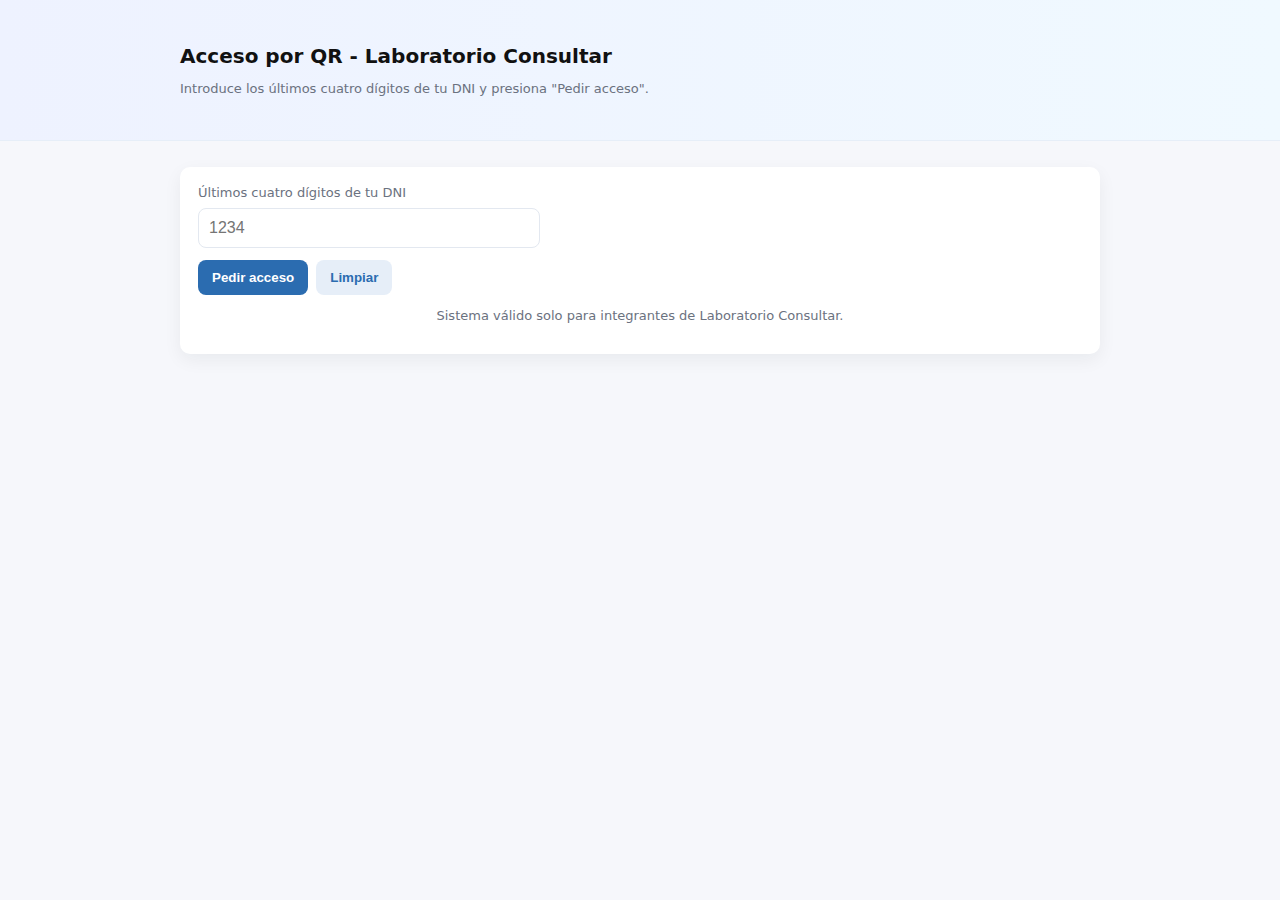
<file: index.html>
<!DOCTYPE html>
<html lang="es">
  <head>
    <meta charset="utf-8" />
    <meta name="viewport" content="width=device-width,initial-scale=1" />
    <title>Acceso por QR - Laboratorio Consultar</title>
    <style>
      :root {
        --bg: #f6f7fb;
        --card: #fff;
        --accent: #2b6cb0;
        --muted: #6b7280;
      }
      body {
        font-family: Inter, system-ui, Segoe UI, Arial;
        margin: 0;
        background: var(--bg);
        color: #111;
      }
      header {
        background: linear-gradient(90deg, #eef2ff, #f0f9ff);
        padding: 18px 20px;
        border-bottom: 1px solid #e6eef8;
      }
      .wrap {
        max-width: 920px;
        margin: 26px auto;
        padding: 0 16px;
      }
      h1 {
        margin: 0;
        font-size: 20px;
      }
      .card {
        background: var(--card);
        padding: 18px;
        border-radius: 10px;
        box-shadow: 0 6px 18px rgba(21, 29, 39, 0.06);
      }
      label {
        display: block;
        font-size: 13px;
        color: var(--muted);
        margin-bottom: 8px;
      }
      input[type="text"] {
        width: 100%;
        padding: 10px;
        border: 1px solid #e3e8f0;
        border-radius: 8px;
        font-size: 16px;
      }
      button {
        background: var(--accent);
        color: white;
        border: none;
        padding: 10px 14px;
        border-radius: 8px;
        font-weight: 600;
        cursor: pointer;
      }
      button.secondary {
        background: #e6eef8;
        color: var(--accent);
      }
      .small {
        font-size: 13px;
        color: var(--muted);
      }
      @media (max-width: 800px) {
        .wrap {
          padding: 0 12px;
        }
      }
    </style>
  </head>
  <body>
    <header>
      <div class="wrap">
        <h1>Acceso por QR - Laboratorio Consultar</h1>
        <p class="small">
          Introduce los últimos cuatro dígitos de tu DNI y presiona "Pedir
          acceso".
        </p>
      </div>
    </header>

    <main class="wrap">
      <section class="card">
        <label for="dni">Últimos cuatro dígitos de tu DNI</label>
        <input
          id="dni"
          type="text"
          inputmode="numeric"
          style="width: 320px"
          placeholder="1234"
        />
        <div style="margin-top: 12px; display: flex; gap: 8px">
          <button id="btn-request">Pedir acceso</button>
          <button id="btn-clear" class="secondary">Limpiar</button>
        </div>

        <div id="empleado-msg" style="margin-top: 12px"></div>
        <p class="small" style="text-align: center">
          Sistema válido solo para integrantes de Laboratorio Consultar.
        </p>
      </section>
    </main>

    <script src="empleado.js"></script>
  </body>
</html>
</file>
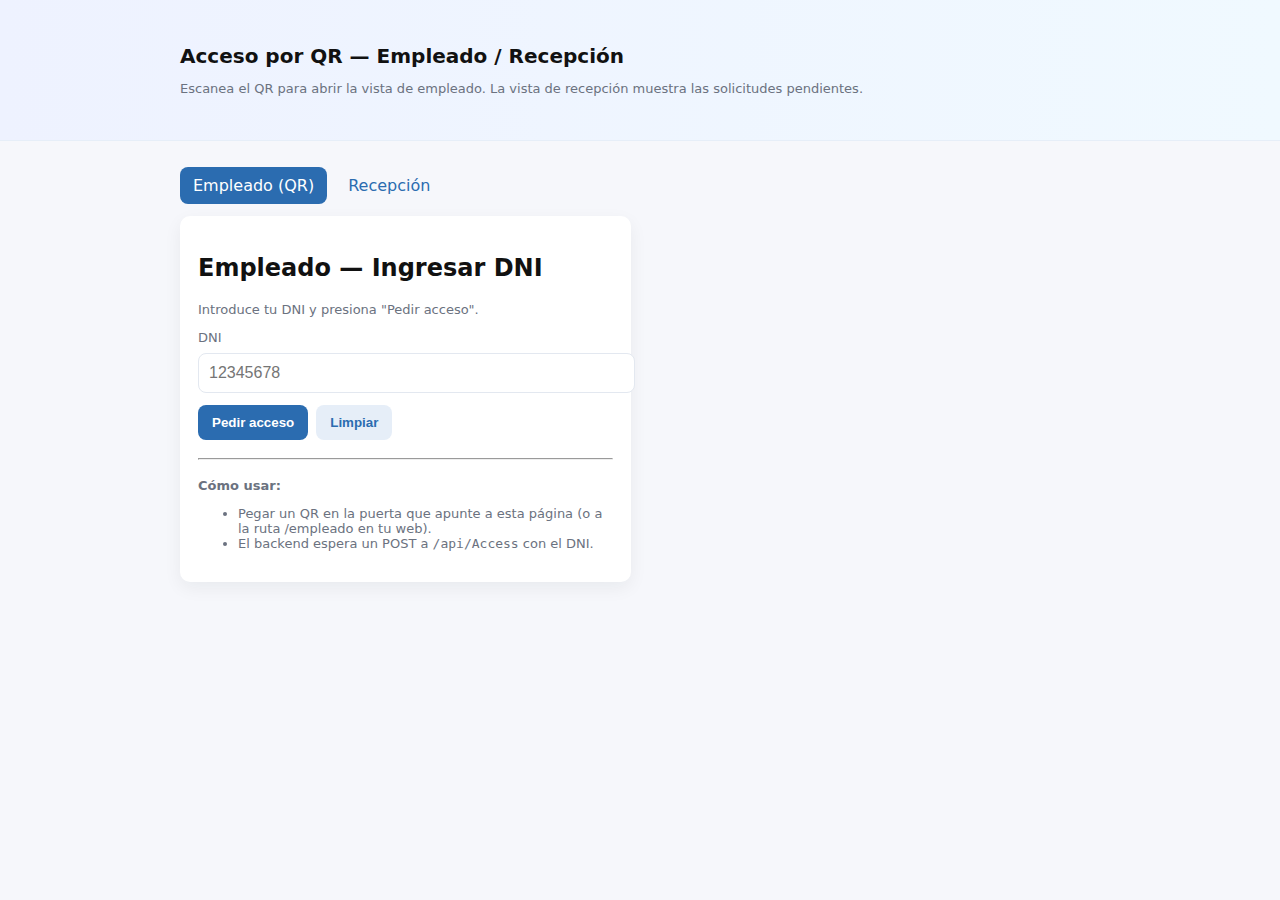
<file: qweqwe.html>
<!DOCTYPE html>
<html lang="es">
  <head>
    <meta charset="utf-8" />
    <meta name="viewport" content="width=device-width,initial-scale=1" />
    <title>Acceso - Empleado / Recepción</title>
    <style>
      :root {
        --bg: #f6f7fb;
        --card: #fff;
        --accent: #2b6cb0;
        --muted: #6b7280;
      }
      body {
        font-family: Inter, system-ui, Segoe UI, Arial;
        margin: 0;
        background: var(--bg);
        color: #111;
      }
      header {
        background: linear-gradient(90deg, #eef2ff, #f0f9ff);
        padding: 18px 20px;
        border-bottom: 1px solid #e6eef8;
      }
      .wrap {
        max-width: 920px;
        margin: 26px auto;
        padding: 0 16px;
      }
      h1 {
        margin: 0;
        font-size: 20px;
      }
      .grid {
        display: grid;
        grid-template-columns: 1fr 1fr;
        gap: 18px;
      }
      .card {
        background: var(--card);
        padding: 18px;
        border-radius: 10px;
        box-shadow: 0 6px 18px rgba(21, 29, 39, 0.06);
      }
      label {
        display: block;
        font-size: 13px;
        color: var(--muted);
        margin-bottom: 8px;
      }
      input[type="text"] {
        width: 100%;
        padding: 10px;
        border: 1px solid #e3e8f0;
        border-radius: 8px;
        font-size: 16px;
      }
      button {
        background: var(--accent);
        color: white;
        border: none;
        padding: 10px 14px;
        border-radius: 8px;
        font-weight: 600;
        cursor: pointer;
      }
      button.secondary {
        background: #e6eef8;
        color: var(--accent);
        font-weight: 600;
      }
      .small {
        font-size: 13px;
        color: var(--muted);
      }
      .list {
        margin: 0;
        padding: 0;
        list-style: none;
      }
      .item {
        display: flex;
        justify-content: space-between;
        align-items: center;
        padding: 10px;
        border-radius: 8px;
        border: 1px solid #f0f4fb;
        margin-bottom: 8px;
      }
      .meta {
        font-size: 13px;
        color: var(--muted);
      }
      .ok {
        color: green;
      }
      .err {
        color: #b91c1c;
      }
      .tabs {
        display: flex;
        gap: 8px;
        margin-bottom: 12px;
      }
      .tabs a {
        padding: 8px 12px;
        border-radius: 8px;
        text-decoration: none;
        color: var(--accent);
        background: transparent;
        border: 1px solid transparent;
      }
      .tabs a.active {
        background: var(--accent);
        color: white;
      }
      @media (max-width: 800px) {
        .grid {
          grid-template-columns: 1fr;
        }
      }
    </style>
  </head>
  <body>
    <header>
      <div class="wrap">
        <h1>Acceso por QR — Empleado / Recepción</h1>
        <p class="small">
          Escanea el QR para abrir la vista de empleado. La vista de recepción
          muestra las solicitudes pendientes.
        </p>
      </div>
    </header>

    <main class="wrap">
      <div class="tabs">
        <a href="#empleado" id="tab-empleado" class="active">Empleado (QR)</a>
        <a href="#recepcion" id="tab-recepcion">Recepción</a>
      </div>

      <div class="grid">
        <!-- Empleado -->
        <section id="empleado" class="card">
          <h2>Empleado — Ingresar DNI</h2>
          <p class="small">Introduce tu DNI y presiona "Pedir acceso".</p>

          <div style="margin-top: 12px">
            <label for="dni">DNI</label>
            <input
              id="dni"
              type="text"
              inputmode="numeric"
              placeholder="12345678"
            />
          </div>

          <div
            style="
              margin-top: 12px;
              display: flex;
              gap: 8px;
              align-items: center;
            "
          >
            <button id="btn-request">Pedir acceso</button>
            <button id="btn-clear" class="secondary">Limpiar</button>
          </div>

          <div id="empleado-msg" style="margin-top: 12px"></div>

          <hr style="margin: 18px 0" />

          <div class="small">
            <strong>Cómo usar:</strong>
            <ul>
              <li>
                Pegar un QR en la puerta que apunte a esta página (o a la ruta
                /empleado en tu web).
              </li>
              <li>
                El backend espera un POST a <code>/api/Access</code> con el DNI.
              </li>
            </ul>
          </div>
        </section>

        <!-- Recepcion -->
        <section id="recepcion" class="card">
          <h2>Recepción — Solicitudes pendientes</h2>
          <p class="small">
            Lista actualizada automáticamente cada 2 segundos. Presiona
            "Aprobar" para autorizar entrada.
          </p>

          <div
            style="
              display: flex;
              gap: 8px;
              align-items: center;
              margin-top: 12px;
            "
          >
            <button id="btn-refresh" class="secondary">Refrescar</button>
            <label class="small" style="margin-left: 6px"
              >Polling: <span id="poll-interval">2s</span></label
            >
          </div>

          <div id="pending-list" style="margin-top: 12px">
            <p class="small">Cargando...</p>
          </div>

          <div style="margin-top: 8px" class="small">
            <strong>Nota:</strong> protege esta página con usuario/contraseña en
            producción.
          </div>
        </section>
      </div>
    </main>

    <script>
      (() => {
        // Cambia la base si tu API está en otro host
        const API_BASE = "http://localhost:5115"; // por defecto mismo host: /api/Access
        const REQ_ENDPOINT = API_BASE + "/api/Access";
        const PENDING_ENDPOINT = REQ_ENDPOINT + "/pending";
        const APPROVE_ENDPOINT = (id) => REQ_ENDPOINT + "/approve/" + id;

        // UI refs empleado
        const dniInput = document.getElementById("dni");
        const btnRequest = document.getElementById("btn-request");
        const btnClear = document.getElementById("btn-clear");
        const empleadoMsg = document.getElementById("empleado-msg");

        // UI refs recepcion
        const pendingListEl = document.getElementById("pending-list");
        const btnRefresh = document.getElementById("btn-refresh");

        // Tabs
        const tabEmpleado = document.getElementById("tab-empleado");
        const tabRecepcion = document.getElementById("tab-recepcion");
        const sectionEmpleado = document.getElementById("empleado");
        const sectionRecepcion = document.getElementById("recepcion");

        function showTab(tab) {
          if (tab === "empleado") {
            tabEmpleado.classList.add("active");
            tabRecepcion.classList.remove("active");
            sectionEmpleado.style.display = "";
            sectionRecepcion.style.display = "none";
          } else {
            tabRecepcion.classList.add("active");
            tabEmpleado.classList.remove("active");
            sectionRecepcion.style.display = "";
            sectionEmpleado.style.display = "none";
          }
        }

        tabEmpleado.addEventListener("click", (e) => {
          e.preventDefault();
          showTab("empleado");
        });
        tabRecepcion.addEventListener("click", (e) => {
          e.preventDefault();
          showTab("recepcion");
        });

        // Default show empleado
        showTab("empleado");

        // Helper: show messages
        function showMessage(targetEl, text, ok = true) {
          targetEl.innerHTML =
            '<div class="' + (ok ? "ok" : "err") + '">' + text + "</div>";
          setTimeout(() => {
            if (targetEl.innerHTML) targetEl.innerHTML = "";
          }, 5000);
        }

        // Empleado: pedir acceso
        btnRequest.addEventListener("click", async () => {
          const dni = (dniInput.value || "").trim();
          if (!dni) {
            showMessage(empleadoMsg, "Ingresá tu DNI", false);
            return;
          }

          btnRequest.disabled = true;
          btnRequest.textContent = "Enviando...";

          try {
            // El controlador espera un JSON string (FromBody string). Enviamos JSON.stringify(dni).
            const res = await fetch(REQ_ENDPOINT, {
              method: "POST",
              headers: { "Content-Type": "application/json" },
              body: JSON.stringify(dni),
            });

            if (!res.ok) {
              const text = await res.text();
              showMessage(
                empleadoMsg,
                "Error: " + (text || res.statusText),
                false
              );
            } else {
              const data = await res.json();
              showMessage(
                empleadoMsg,
                "Solicitud enviada: " + (data?.empleado ?? "OK")
              );
              dniInput.value = "";
            }
          } catch (err) {
            showMessage(
              empleadoMsg,
              "Error de conexión: " + err.message,
              false
            );
          } finally {
            btnRequest.disabled = false;
            btnRequest.textContent = "Pedir acceso";
          }
        });

        btnClear.addEventListener("click", () => {
          dniInput.value = "";
        });

        // Recepción: polling de pendientes
        let pollIntervalSec = 2;
        document.getElementById("poll-interval").textContent =
          pollIntervalSec + "s";
        let pollTimer = null;

        async function loadPending() {
          pendingListEl.innerHTML = '<p class="small">Cargando...</p>';
          try {
            const res = await fetch(PENDING_ENDPOINT, { method: "GET" });
            if (!res.ok) {
              pendingListEl.innerHTML =
                '<div class="err">Error al cargar pendientes: ' +
                res.statusText +
                "</div>";
              return;
            }
            const items = await res.json();
            renderPending(items);
          } catch (err) {
            pendingListEl.innerHTML =
              '<div class="err">Error de conexión: ' + err.message + "</div>";
          }
        }

        function renderPending(items) {
          if (!items || items.length === 0) {
            pendingListEl.innerHTML =
              '<div class="small">No hay solicitudes pendientes.</div>';
            return;
          }

          const ul = document.createElement("ul");
          ul.className = "list";
          items.forEach((it) => {
            const li = document.createElement("li");
            li.className = "item";
            const left = document.createElement("div");
            left.innerHTML = `<strong>${escapeHtml(
              it.FullName ||
                it.fullName ||
                it.Employee?.FullName ||
                it.employee?.fullName ||
                it["FullName"]
            )}</strong>
                        <div class="meta">DNI: ${escapeHtml(
                          it.DNI ||
                            it.dni ||
                            it.Employee?.DNI ||
                            it.employee?.dni ||
                            it["DNI"] ||
                            ""
                        )} — ${new Date(
              it.RequestedAt || it.requestedAt
            ).toLocaleString()}</div>`;
            const right = document.createElement("div");
            const btnApprove = document.createElement("button");
            btnApprove.textContent = "Aprobar";
            btnApprove.addEventListener("click", () => approve(it.Id || it.id));
            right.appendChild(btnApprove);

            li.appendChild(left);
            li.appendChild(right);
            ul.appendChild(li);
          });

          pendingListEl.innerHTML = "";
          pendingListEl.appendChild(ul);
        }

        async function approve(id) {
          if (!confirm("Aprobar acceso?")) return;
          try {
            const res = await fetch(APPROVE_ENDPOINT(id), { method: "POST" });
            if (!res.ok) {
              const t = await res.text();
              alert("Error al aprobar: " + (t || res.statusText));
            } else {
              alert("Acceso aprobado");
              // recargar al aprobar
              await loadPending();
            }
          } catch (err) {
            alert("Error de conexión: " + err.message);
          }
        }

        btnRefresh.addEventListener("click", loadPending);

        // Polling loop
        function startPolling() {
          stopPolling();
          pollTimer = setInterval(loadPending, pollIntervalSec * 1000);
          loadPending(); // primera carga inmediata
        }
        function stopPolling() {
          if (pollTimer) clearInterval(pollTimer);
          pollTimer = null;
        }
        startPolling();

        // small helper to avoid XSS in displayed strings
        function escapeHtml(str) {
          if (!str && str !== 0) return "";
          return String(str)
            .replace(/&/g, "&amp;")
            .replace(/</g, "&lt;")
            .replace(/>/g, "&gt;")
            .replace(/"/g, "&quot;")
            .replace(/'/g, "&#039;");
        }

        // intenta leer hash para seleccionar tab: #recepcion
        if (location.hash === "#recepcion") showTab("recepcion");
      })();
    </script>
  </body>
</html>
</file>
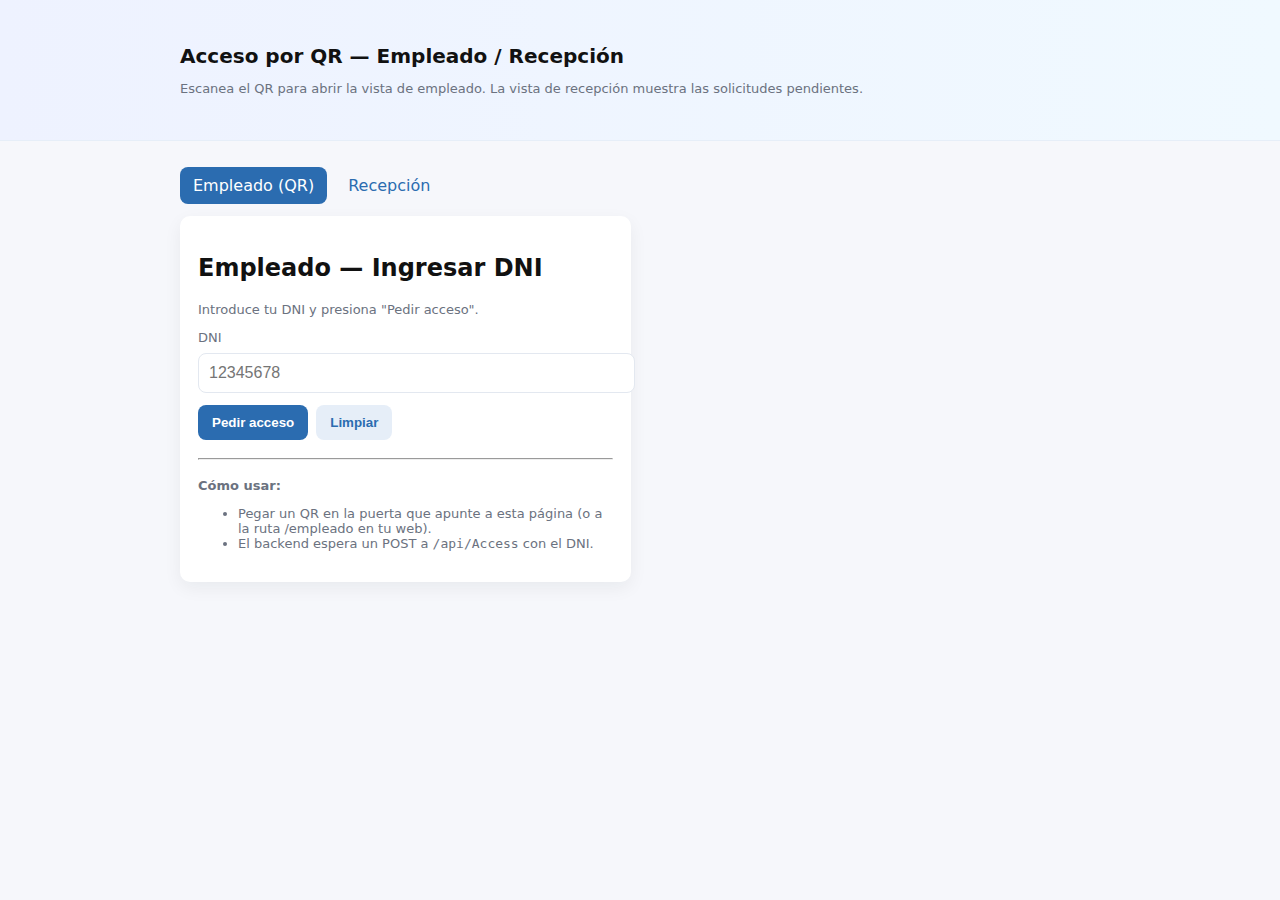
<file: qwewqeindex.html>
<!DOCTYPE html>
<html lang="es">
  <head>
    <meta charset="utf-8" />
    <meta name="viewport" content="width=device-width,initial-scale=1" />
    <title>Acceso - Empleado / Recepción</title>
    <style>
      :root {
        --bg: #f6f7fb;
        --card: #fff;
        --accent: #2b6cb0;
        --muted: #6b7280;
      }
      body {
        font-family: Inter, system-ui, Segoe UI, Arial;
        margin: 0;
        background: var(--bg);
        color: #111;
      }
      header {
        background: linear-gradient(90deg, #eef2ff, #f0f9ff);
        padding: 18px 20px;
        border-bottom: 1px solid #e6eef8;
      }
      .wrap {
        max-width: 920px;
        margin: 26px auto;
        padding: 0 16px;
      }
      h1 {
        margin: 0;
        font-size: 20px;
      }
      .grid {
        display: grid;
        grid-template-columns: 1fr 1fr;
        gap: 18px;
      }
      .card {
        background: var(--card);
        padding: 18px;
        border-radius: 10px;
        box-shadow: 0 6px 18px rgba(21, 29, 39, 0.06);
      }
      label {
        display: block;
        font-size: 13px;
        color: var(--muted);
        margin-bottom: 8px;
      }
      input[type="text"] {
        width: 100%;
        padding: 10px;
        border: 1px solid #e3e8f0;
        border-radius: 8px;
        font-size: 16px;
      }
      button {
        background: var(--accent);
        color: white;
        border: none;
        padding: 10px 14px;
        border-radius: 8px;
        font-weight: 600;
        cursor: pointer;
      }
      button.secondary {
        background: #e6eef8;
        color: var(--accent);
        font-weight: 600;
      }
      .small {
        font-size: 13px;
        color: var(--muted);
      }
      .list {
        margin: 0;
        padding: 0;
        list-style: none;
      }
      .item {
        display: flex;
        justify-content: space-between;
        align-items: center;
        padding: 10px;
        border-radius: 8px;
        border: 1px solid #f0f4fb;
        margin-bottom: 8px;
      }
      .meta {
        font-size: 13px;
        color: var(--muted);
      }
      .ok {
        color: green;
      }
      .err {
        color: #b91c1c;
      }
      .tabs {
        display: flex;
        gap: 8px;
        margin-bottom: 12px;
      }
      .tabs a {
        padding: 8px 12px;
        border-radius: 8px;
        text-decoration: none;
        color: var(--accent);
        background: transparent;
        border: 1px solid transparent;
      }
      .tabs a.active {
        background: var(--accent);
        color: white;
      }
      @media (max-width: 800px) {
        .grid {
          grid-template-columns: 1fr;
        }
      }
    </style>
  </head>
  <body>
    <header>
      <div class="wrap">
        <h1>Acceso por QR — Empleado / Recepción</h1>
        <p class="small">
          Escanea el QR para abrir la vista de empleado. La vista de recepción
          muestra las solicitudes pendientes.
        </p>
      </div>
    </header>

    <main class="wrap">
      <div class="tabs">
        <a href="#empleado" id="tab-empleado" class="active">Empleado (QR)</a>
        <a href="#recepcion" id="tab-recepcion">Recepción</a>
      </div>

      <div class="grid">
        <!-- Empleado -->
        <section id="empleado" class="card">
          <h2>Empleado — Ingresar DNI</h2>
          <p class="small">Introduce tu DNI y presiona "Pedir acceso".</p>

          <div style="margin-top: 12px">
            <label for="dni">DNI</label>
            <input
              id="dni"
              type="text"
              inputmode="numeric"
              placeholder="12345678"
            />
          </div>

          <div
            style="
              margin-top: 12px;
              display: flex;
              gap: 8px;
              align-items: center;
            "
          >
            <button id="btn-request">Pedir acceso</button>
            <button id="btn-clear" class="secondary">Limpiar</button>
          </div>

          <div id="empleado-msg" style="margin-top: 12px"></div>

          <hr style="margin: 18px 0" />

          <div class="small">
            <strong>Cómo usar:</strong>
            <ul>
              <li>
                Pegar un QR en la puerta que apunte a esta página (o a la ruta
                /empleado en tu web).
              </li>
              <li>
                El backend espera un POST a <code>/api/Access</code> con el DNI.
              </li>
            </ul>
          </div>
        </section>

        <!-- Recepcion -->
        <section id="recepcion" class="card">
          <h2>Recepción — Solicitudes pendientes</h2>
          <p class="small">
            Lista actualizada automáticamente cada 2 segundos. Presiona
            "Aprobar" para autorizar entrada.
          </p>

          <div
            style="
              display: flex;
              gap: 8px;
              align-items: center;
              margin-top: 12px;
            "
          >
            <button id="btn-refresh" class="secondary">Refrescar</button>
            <label class="small" style="margin-left: 6px"
              >Polling: <span id="poll-interval">2s</span></label
            >
          </div>

          <div id="pending-list" style="margin-top: 12px">
            <p class="small">Cargando...</p>
          </div>

          <div style="margin-top: 8px" class="small">
            <strong>Nota:</strong> protege esta página con usuario/contraseña en
            producción.
          </div>
        </section>
      </div>
    </main>

    <script>
      (() => {
        // Cambia la base si tu API está en otro host
        const API_BASE = "https://localhost:7030"; // por defecto mismo host: /api/Access
        const REQ_ENDPOINT = API_BASE + "/api/Access";
        const PENDING_ENDPOINT = REQ_ENDPOINT + "/pending";
        const APPROVE_ENDPOINT = (id) => REQ_ENDPOINT + "/approve/" + id;

        // UI refs empleado
        const dniInput = document.getElementById("dni");
        const btnRequest = document.getElementById("btn-request");
        const btnClear = document.getElementById("btn-clear");
        const empleadoMsg = document.getElementById("empleado-msg");

        // UI refs recepcion
        const pendingListEl = document.getElementById("pending-list");
        const btnRefresh = document.getElementById("btn-refresh");

        // Tabs
        const tabEmpleado = document.getElementById("tab-empleado");
        const tabRecepcion = document.getElementById("tab-recepcion");
        const sectionEmpleado = document.getElementById("empleado");
        const sectionRecepcion = document.getElementById("recepcion");

        function showTab(tab) {
          if (tab === "empleado") {
            tabEmpleado.classList.add("active");
            tabRecepcion.classList.remove("active");
            sectionEmpleado.style.display = "";
            sectionRecepcion.style.display = "none";
          } else {
            tabRecepcion.classList.add("active");
            tabEmpleado.classList.remove("active");
            sectionRecepcion.style.display = "";
            sectionEmpleado.style.display = "none";
          }
        }

        tabEmpleado.addEventListener("click", (e) => {
          e.preventDefault();
          showTab("empleado");
        });
        tabRecepcion.addEventListener("click", (e) => {
          e.preventDefault();
          showTab("recepcion");
        });

        // Default show empleado
        showTab("empleado");

        // Helper: show messages
        function showMessage(targetEl, text, ok = true) {
          targetEl.innerHTML =
            '<div class="' + (ok ? "ok" : "err") + '">' + text + "</div>";
          setTimeout(() => {
            if (targetEl.innerHTML) targetEl.innerHTML = "";
          }, 5000);
        }

        // Empleado: pedir acceso
        btnRequest.addEventListener("click", async () => {
          const dni = (dniInput.value || "").trim();
          if (!dni) {
            showMessage(empleadoMsg, "Ingresá tu DNI", false);
            return;
          }

          btnRequest.disabled = true;
          btnRequest.textContent = "Enviando...";

          try {
            // El controlador espera un JSON string (FromBody string). Enviamos JSON.stringify(dni).
            const res = await fetch(REQ_ENDPOINT, {
              method: "POST",
              headers: { "Content-Type": "application/json" },
              body: JSON.stringify(dni),
            });

            if (!res.ok) {
              const text = await res.text();
              showMessage(
                empleadoMsg,
                "Error: " + (text || res.statusText),
                false
              );
            } else {
              const data = await res.json();
              showMessage(
                empleadoMsg,
                "Solicitud enviada: " + (data?.empleado ?? "OK")
              );
              dniInput.value = "";
            }
          } catch (err) {
            showMessage(
              empleadoMsg,
              "Error de conexión: " + err.message,
              false
            );
          } finally {
            btnRequest.disabled = false;
            btnRequest.textContent = "Pedir acceso";
          }
        });

        btnClear.addEventListener("click", () => {
          dniInput.value = "";
        });

        // Recepción: polling de pendientes
        let pollIntervalSec = 2;
        document.getElementById("poll-interval").textContent =
          pollIntervalSec + "s";
        let pollTimer = null;

        async function loadPending() {
          pendingListEl.innerHTML = '<p class="small">Cargando...</p>';
          try {
            const res = await fetch(PENDING_ENDPOINT, { method: "GET" });
            if (!res.ok) {
              pendingListEl.innerHTML =
                '<div class="err">Error al cargar pendientes: ' +
                res.statusText +
                "</div>";
              return;
            }
            const items = await res.json();
            renderPending(items);
          } catch (err) {
            pendingListEl.innerHTML =
              '<div class="err">Error de conexión: ' + err.message + "</div>";
          }
        }

        function renderPending(items) {
          if (!items || items.length === 0) {
            pendingListEl.innerHTML =
              '<div class="small">No hay solicitudes pendientes.</div>';
            return;
          }

          const ul = document.createElement("ul");
          ul.className = "list";
          items.forEach((it) => {
            const li = document.createElement("li");
            li.className = "item";
            const left = document.createElement("div");
            left.innerHTML = `<strong>${escapeHtml(
              it.FullName ||
                it.fullName ||
                it.Employee?.FullName ||
                it.employee?.fullName ||
                it["FullName"]
            )}</strong>
                        <div class="meta">DNI: ${escapeHtml(
                          it.DNI ||
                            it.dni ||
                            it.Employee?.DNI ||
                            it.employee?.dni ||
                            it["DNI"] ||
                            ""
                        )} — ${new Date(
              it.RequestedAt || it.requestedAt
            ).toLocaleString()}</div>`;
            const right = document.createElement("div");
            const btnApprove = document.createElement("button");
            btnApprove.textContent = "Aprobar";
            btnApprove.addEventListener("click", () => approve(it.Id || it.id));
            right.appendChild(btnApprove);

            li.appendChild(left);
            li.appendChild(right);
            ul.appendChild(li);
          });

          pendingListEl.innerHTML = "";
          pendingListEl.appendChild(ul);
        }

        async function approve(id) {
          if (!confirm("Aprobar acceso?")) return;
          try {
            const res = await fetch(APPROVE_ENDPOINT(id), { method: "POST" });
            if (!res.ok) {
              const t = await res.text();
              alert("Error al aprobar: " + (t || res.statusText));
            } else {
              alert("Acceso aprobado");
              // recargar al aprobar
              await loadPending();
            }
          } catch (err) {
            alert("Error de conexión: " + err.message);
          }
        }

        btnRefresh.addEventListener("click", loadPending);

        // Polling loop
        function startPolling() {
          stopPolling();
          pollTimer = setInterval(loadPending, pollIntervalSec * 1000);
          loadPending(); // primera carga inmediata
        }
        function stopPolling() {
          if (pollTimer) clearInterval(pollTimer);
          pollTimer = null;
        }
        startPolling();

        // small helper to avoid XSS in displayed strings
        function escapeHtml(str) {
          if (!str && str !== 0) return "";
          return String(str)
            .replace(/&/g, "&amp;")
            .replace(/</g, "&lt;")
            .replace(/>/g, "&gt;")
            .replace(/"/g, "&quot;")
            .replace(/'/g, "&#039;");
        }

        // intenta leer hash para seleccionar tab: #recepcion
        if (location.hash === "#recepcion") showTab("recepcion");
      })();
    </script>
  </body>
</html>
</file>
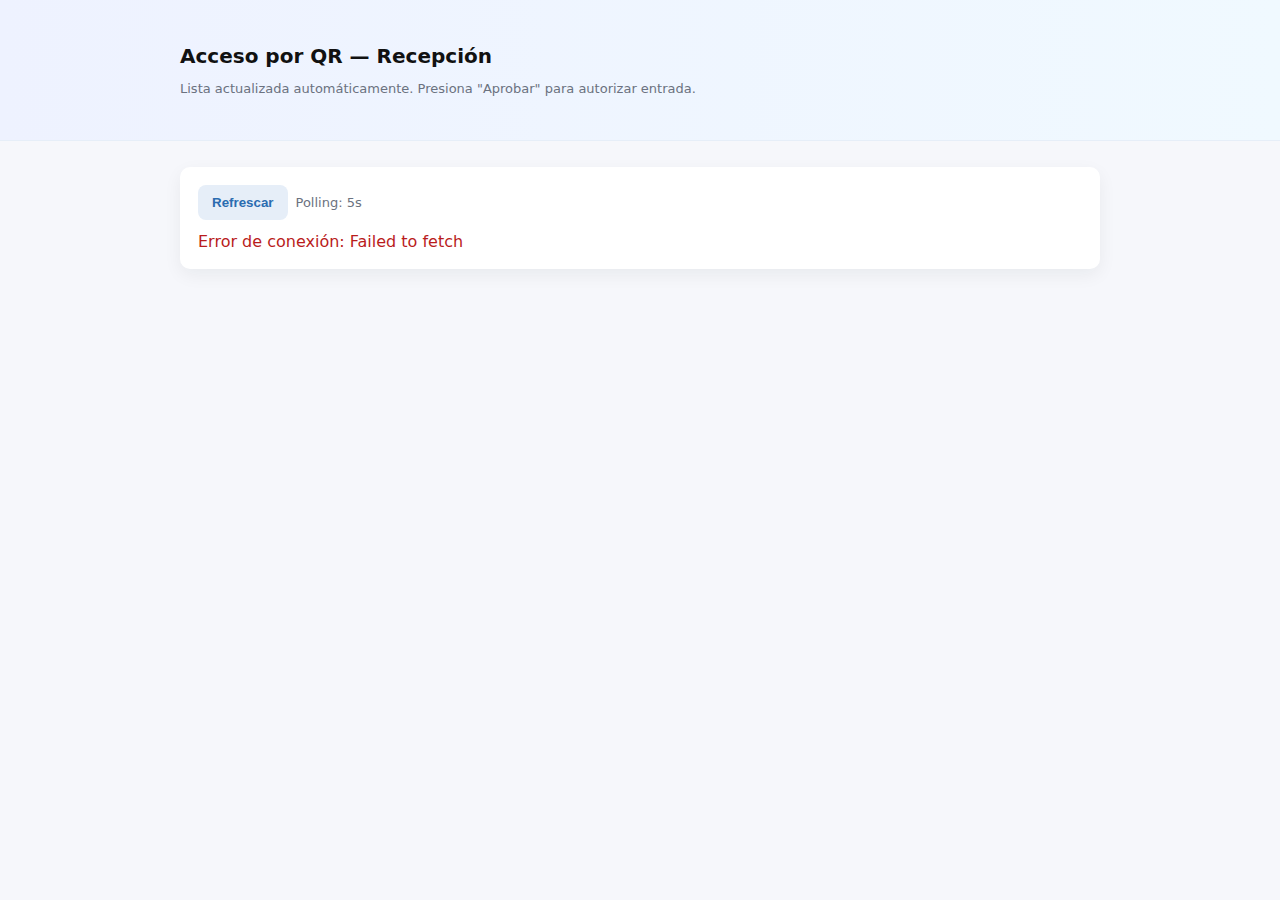
<file: recepcion.html>
<!DOCTYPE html>
<html lang="es">
  <head>
    <meta charset="utf-8" />
    <meta name="viewport" content="width=device-width,initial-scale=1" />
    <title>Acceso - Recepción</title>
    <style>
      :root {
        --bg: #f6f7fb;
        --card: #fff;
        --accent: #2b6cb0;
        --muted: #6b7280;
      }
      body {
        font-family: Inter, system-ui, Segoe UI, Arial;
        margin: 0;
        background: var(--bg);
        color: #111;
      }
      header {
        background: linear-gradient(90deg, #eef2ff, #f0f9ff);
        padding: 18px 20px;
        border-bottom: 1px solid #e6eef8;
      }
      .wrap {
        max-width: 920px;
        margin: 26px auto;
        padding: 0 16px;
      }
      h1 {
        margin: 0;
        font-size: 20px;
      }
      .card {
        background: var(--card);
        padding: 18px;
        border-radius: 10px;
        box-shadow: 0 6px 18px rgba(21, 29, 39, 0.06);
      }
      button {
        background: var(--accent);
        color: white;
        border: none;
        padding: 10px 14px;
        border-radius: 8px;
        font-weight: 600;
        cursor: pointer;
      }
      button.secondary {
        background: #e6eef8;
        color: var(--accent);
      }
      .small {
        font-size: 13px;
        color: var(--muted);
      }
      .list {
        list-style: none;
        margin: 0;
        padding: 0;
      }
      .item {
        display: flex;
        justify-content: space-between;
        align-items: center;
        padding: 10px;
        border: 1px solid #f0f4fb;
        border-radius: 8px;
        margin-bottom: 8px;
      }
      .meta {
        font-size: 13px;
        color: var(--muted);
      }
      .ok {
        color: green;
      }
      .err {
        color: #b91c1c;
      }
    </style>
  </head>
  <body>
    <header>
      <div class="wrap">
        <h1>Acceso por QR — Recepción</h1>
        <p class="small">
          Lista actualizada automáticamente. Presiona "Aprobar" para autorizar
          entrada.
        </p>
      </div>
    </header>

    <main class="wrap">
      <section class="card">
        <div
          style="
            display: flex;
            gap: 8px;
            align-items: center;
            margin-bottom: 12px;
          "
        >
          <button id="btn-refresh" class="secondary">Refrescar</button>
          <label class="small"
            >Polling: <span id="poll-interval">5s</span></label
          >
        </div>
        <div id="pending-list">
          <p class="small">Cargando...</p>
        </div>
      </section>
    </main>

    <script src="recepcion.js"></script>
  </body>
</html>
</file>
